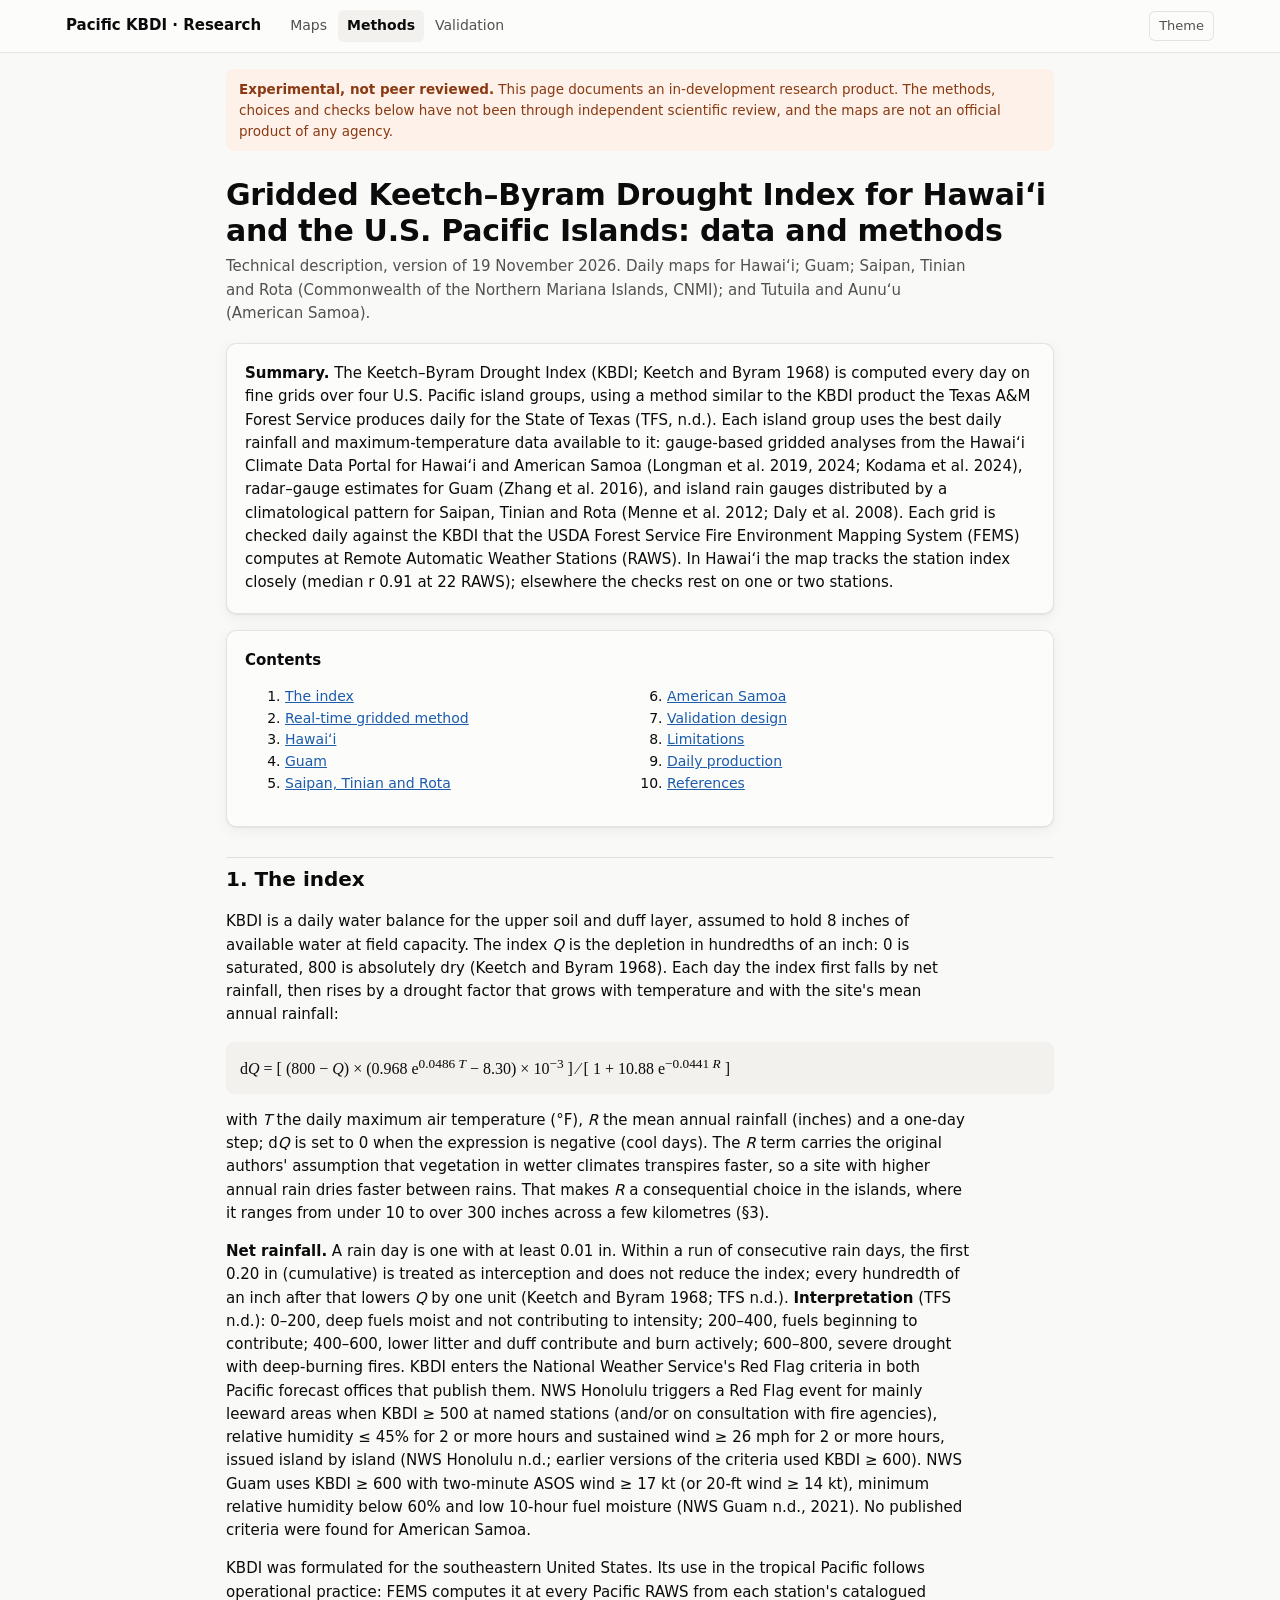
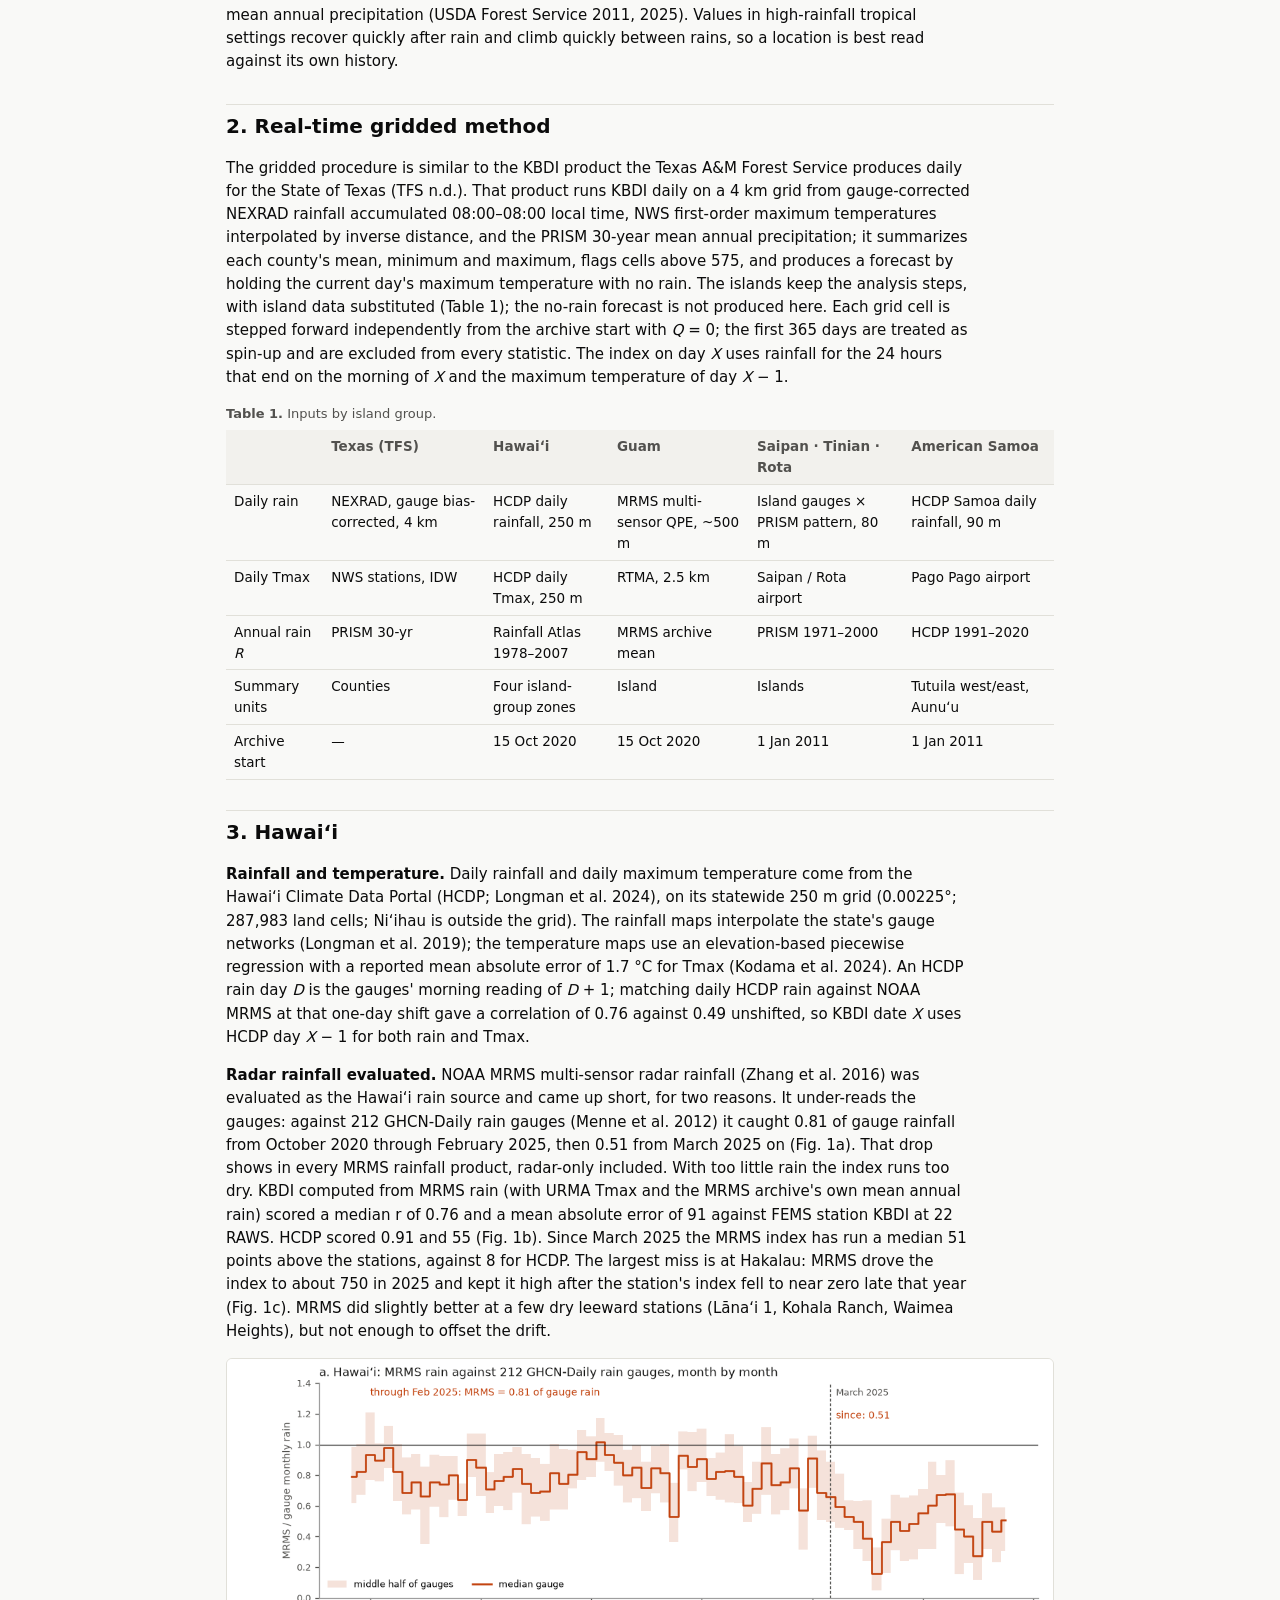
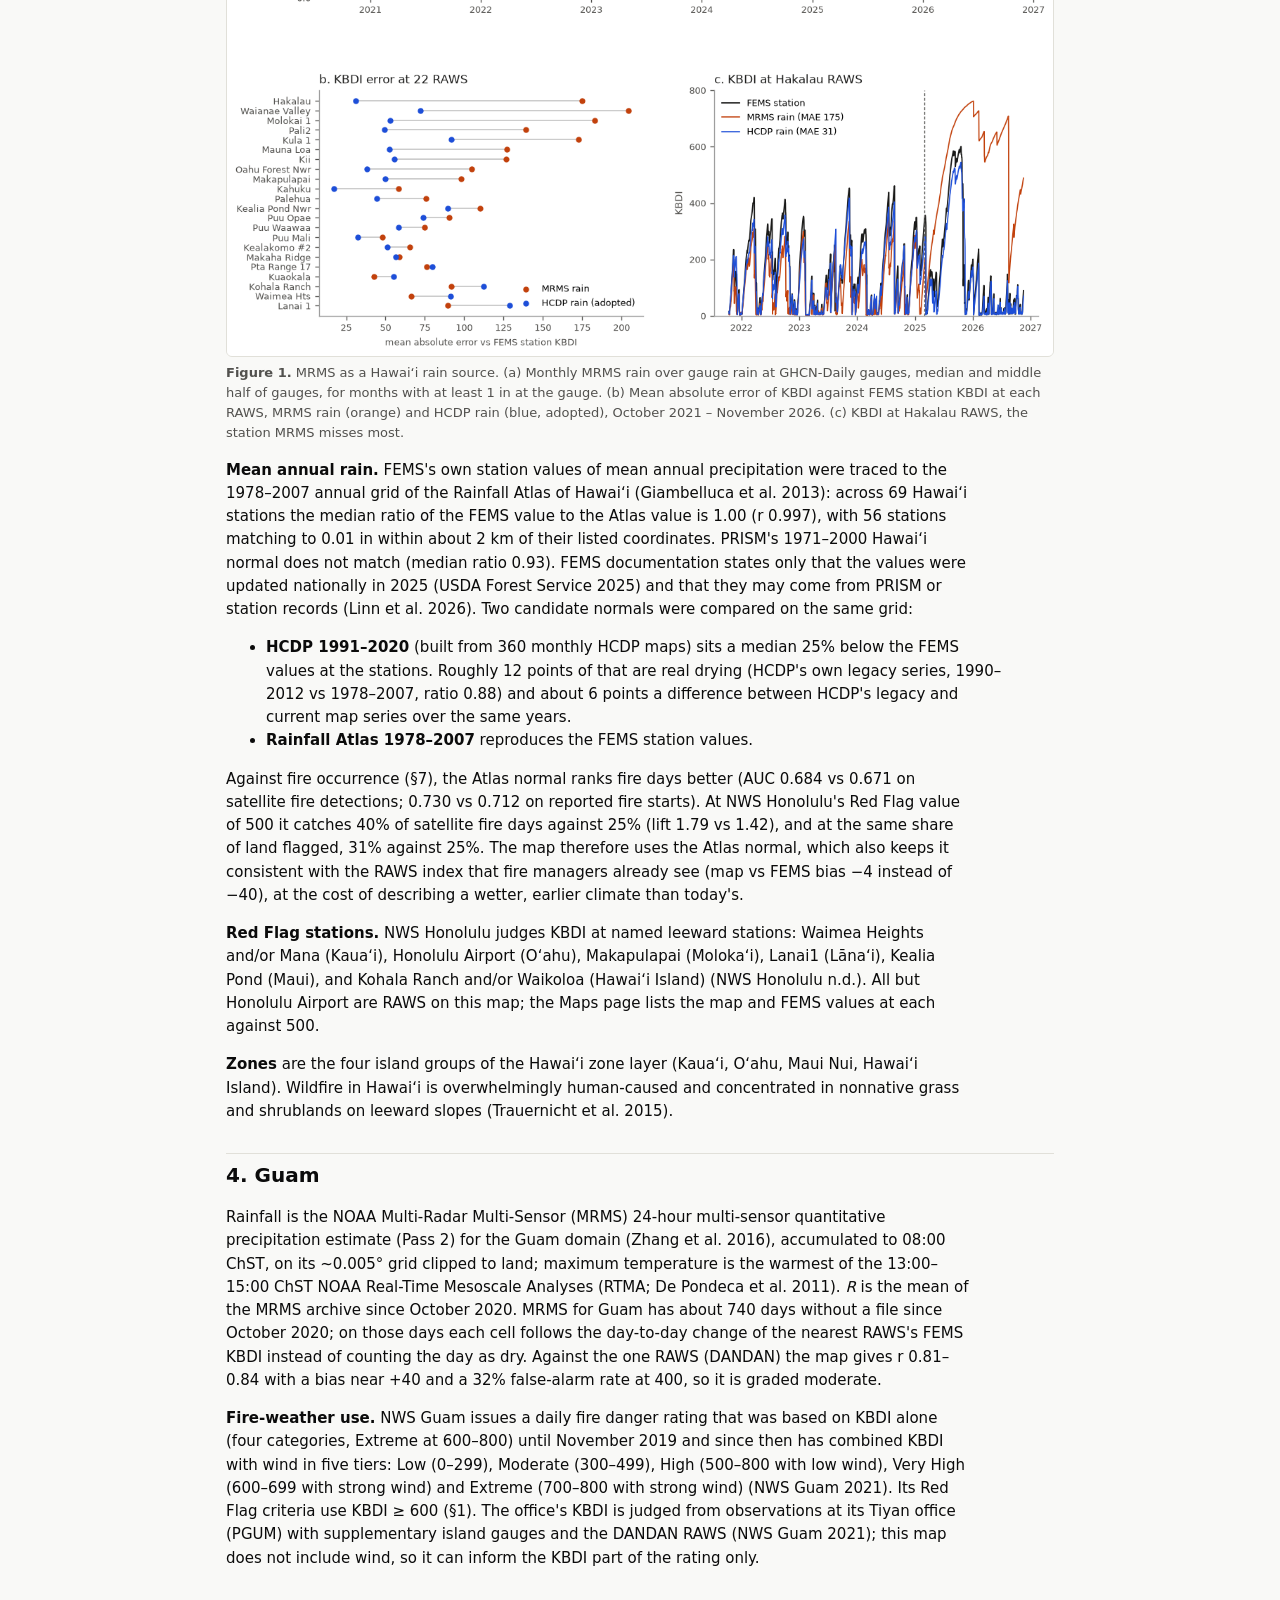
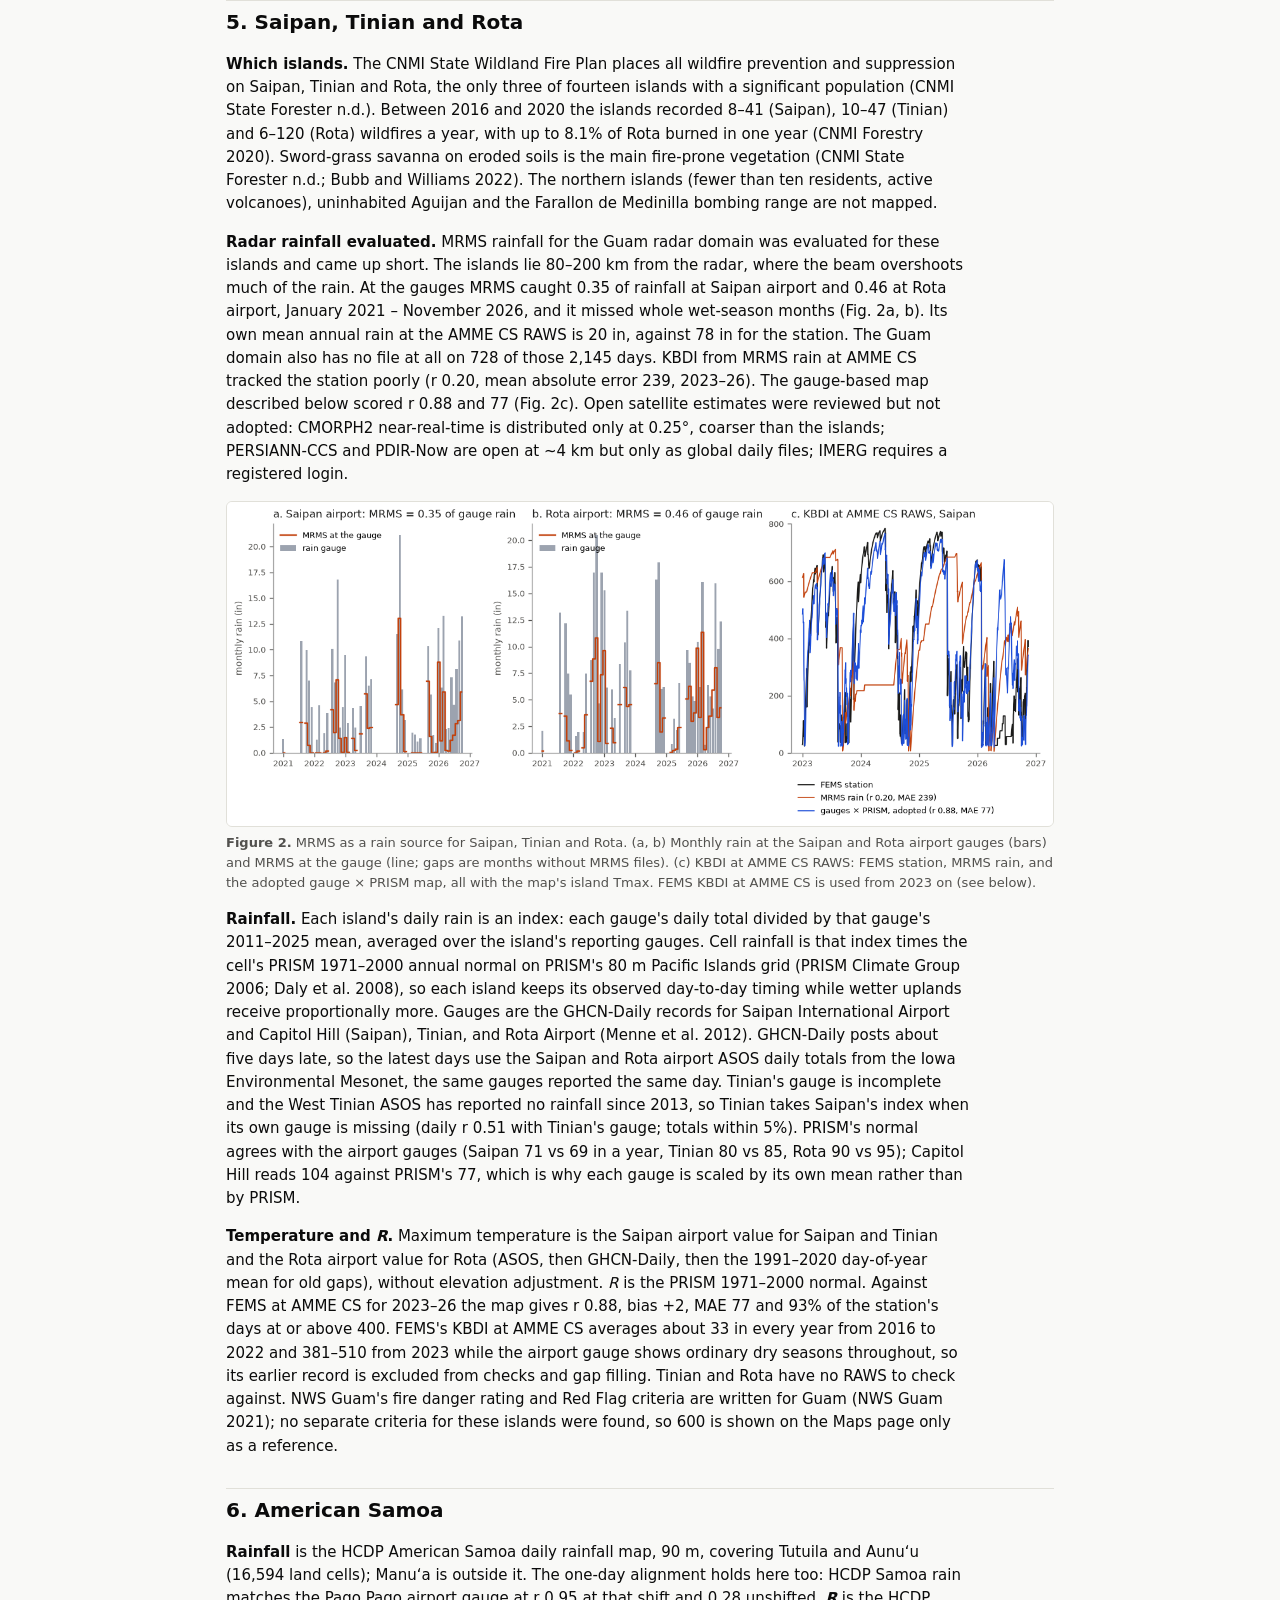
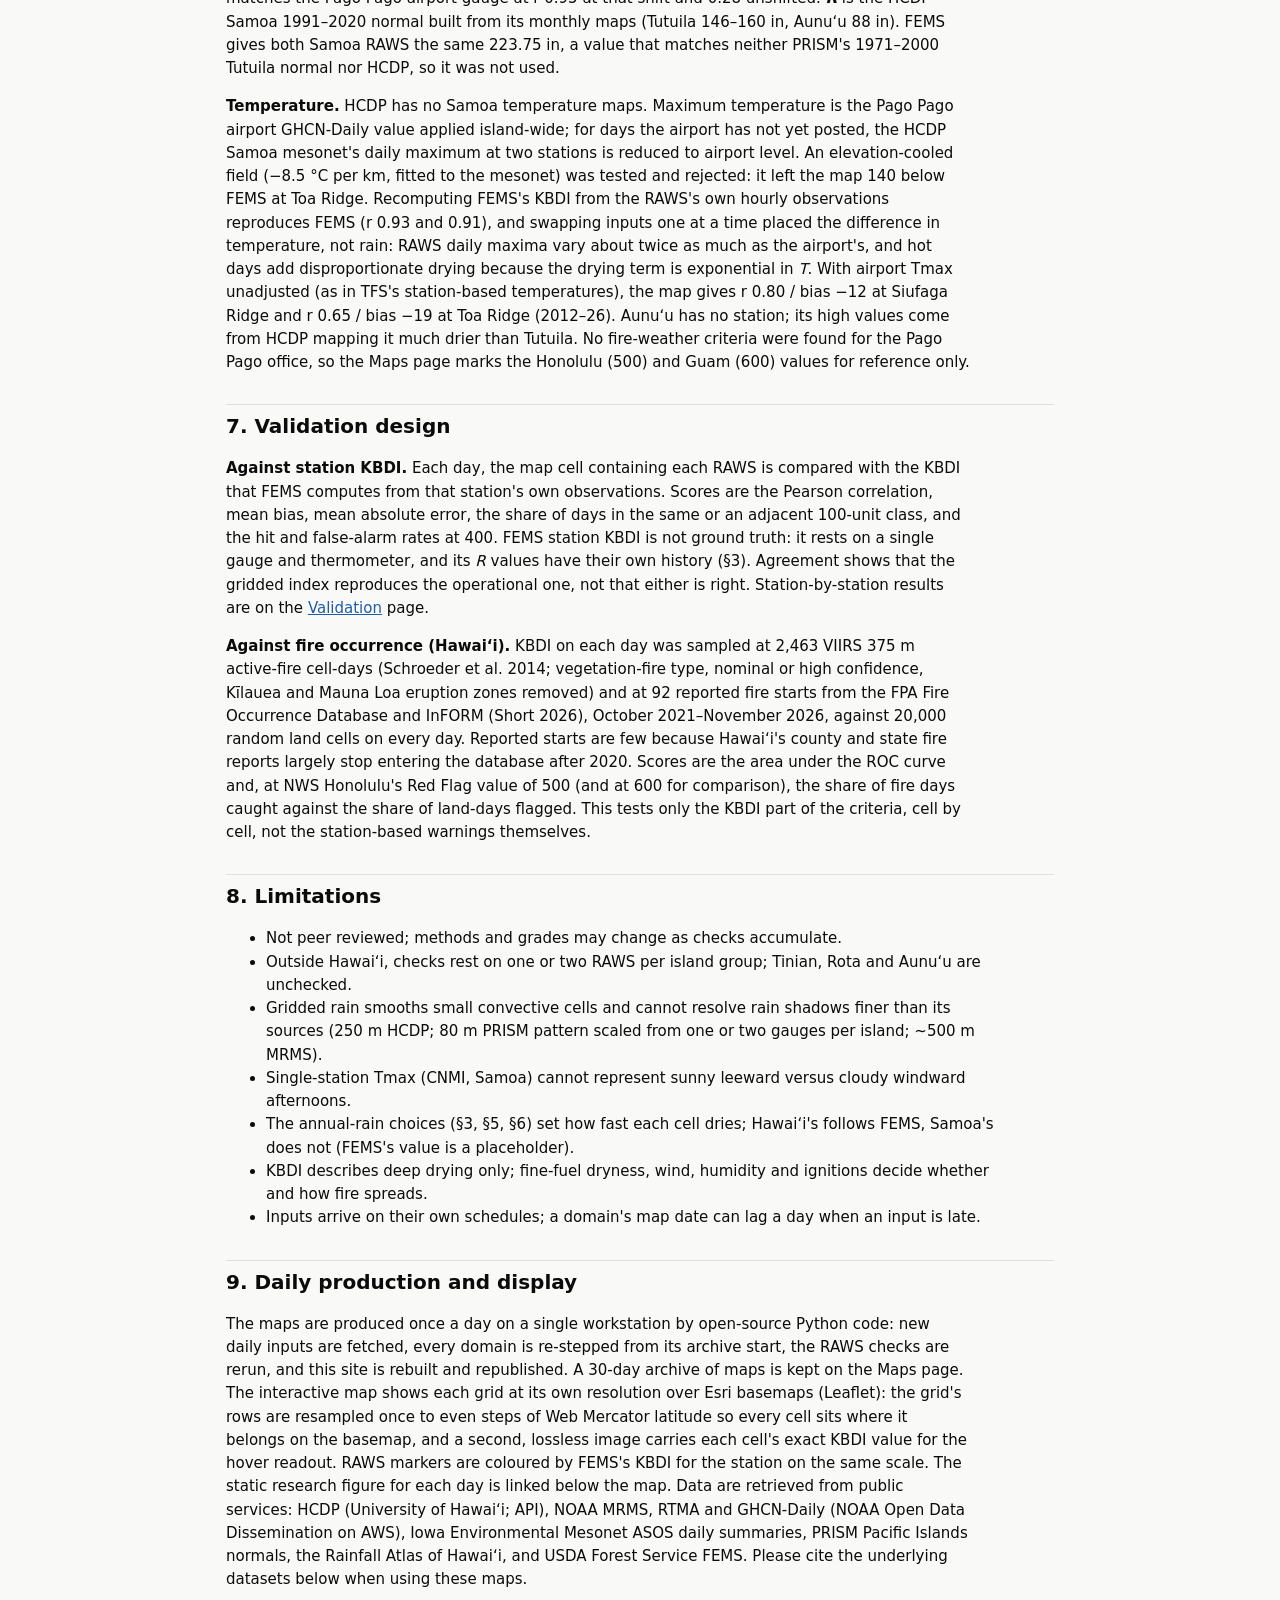
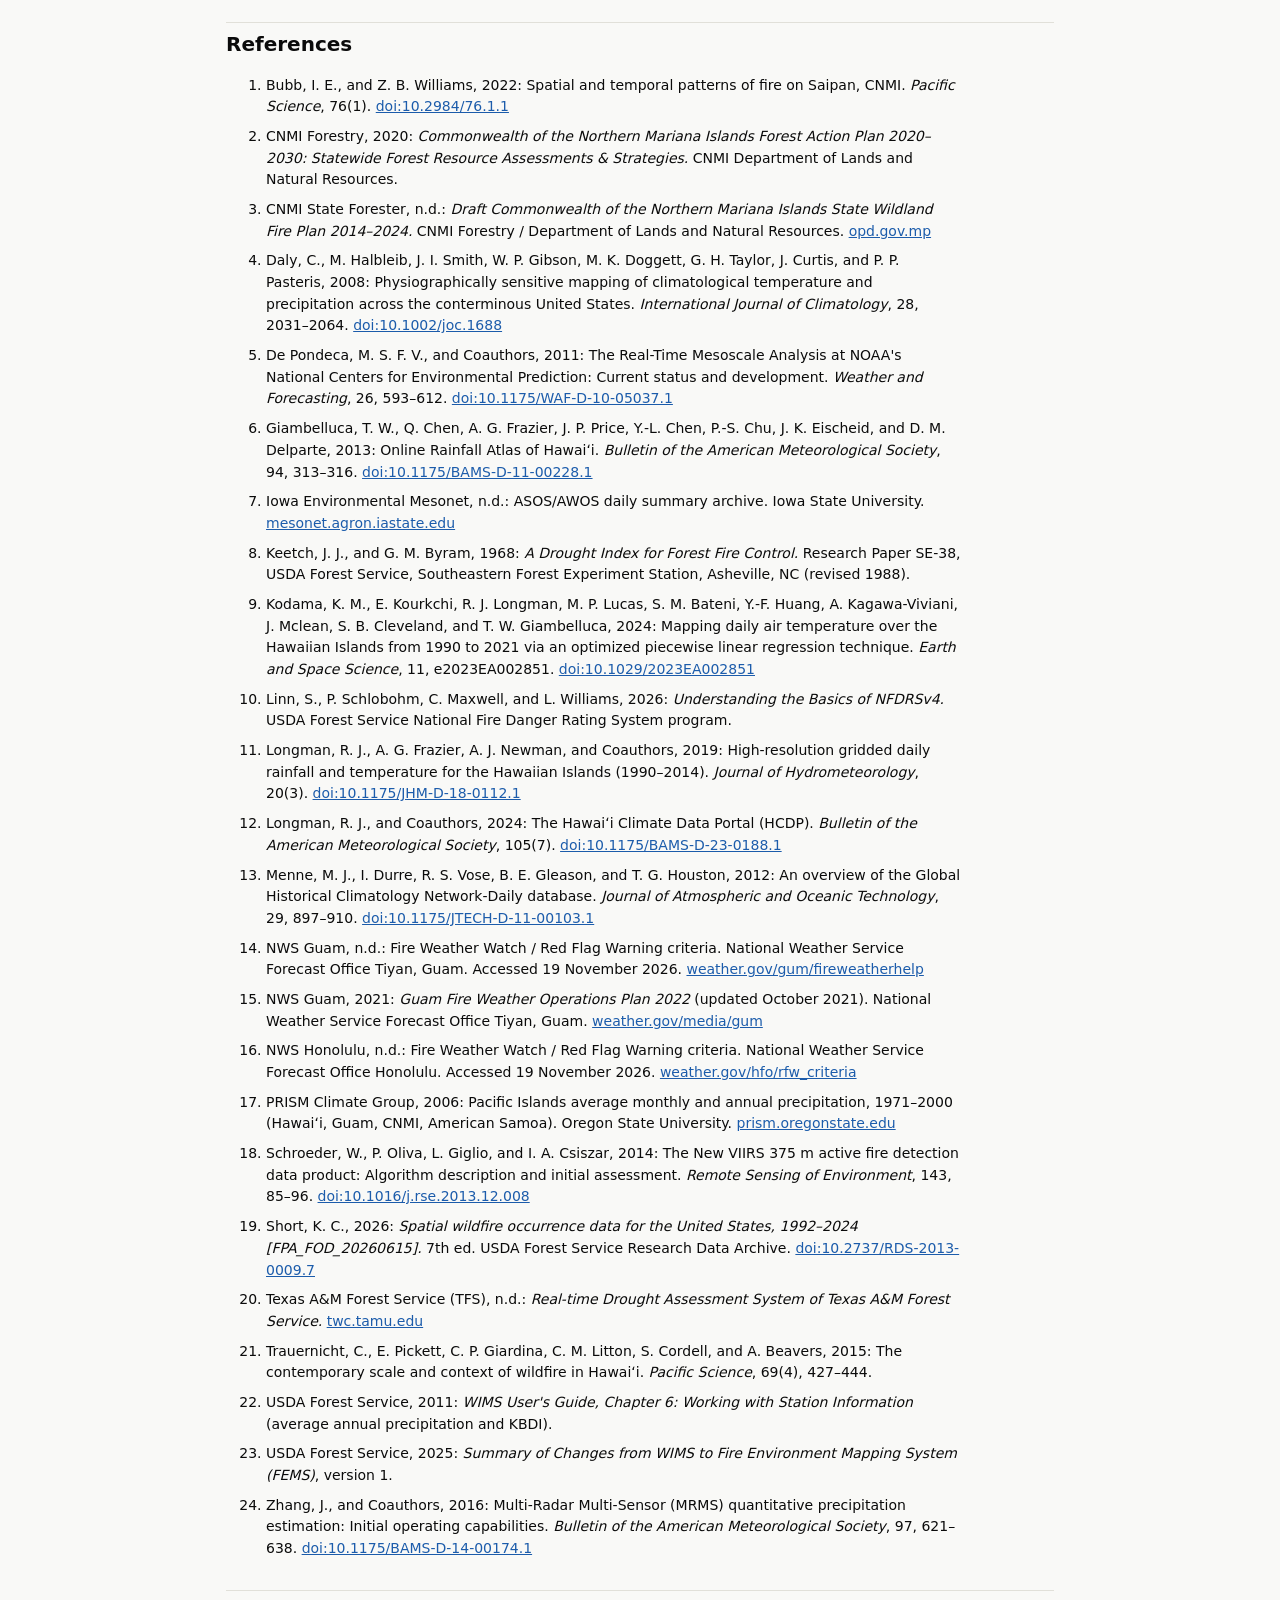
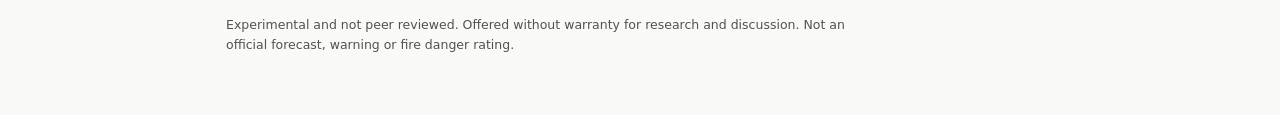
<file: methods.html>
<!doctype html>
<html lang="en"><head><meta charset="utf-8"><meta name="viewport" content="width=device-width, initial-scale=1">
<meta name="robots" content="noindex, nofollow, noarchive, nosnippet, noimageindex">
<meta name="googlebot" content="noindex, nofollow, noarchive, nosnippet, noimageindex">
<meta name="bingbot" content="noindex, nofollow, noarchive">
<title>Pacific KBDI Methods</title>
<link rel="stylesheet" href="site.css">
<script>try{var t=localStorage.getItem("kbdi-theme");if(t)document.documentElement.dataset.theme=t;}catch(e){}</script>
</head><body>
<header class="top"><div class="bar"><a class="brand" href="index.html">Pacific KBDI · Research</a>
<nav><a href="index.html">Maps</a><a href="methods.html" class="on">Methods</a><a href="validation.html">Validation</a></nav>
<button class="theme-btn" id="theme" type="button">Theme</button></div></header>
<div class="wrap paper">
<div class="banner"><b>Experimental, not peer reviewed.</b> This page documents an in-development research product. The methods,
choices and checks below have not been through independent scientific review, and the maps are not an official product of any agency.</div>

<h1>Gridded Keetch–Byram Drought Index for Hawaiʻi and the U.S. Pacific Islands: data and methods</h1>
<p class="sub">Technical description, version of 19 November 2026. Daily maps for Hawaiʻi; Guam; Saipan, Tinian and Rota (Commonwealth
of the Northern Mariana Islands, CNMI); and Tutuila and Aunuʻu (American Samoa).</p>

<div class="card"><b>Summary.</b> The Keetch–Byram Drought Index (KBDI; Keetch and Byram 1968) is computed every day on fine grids
over four U.S. Pacific island groups, using a method similar to the KBDI product the Texas A&amp;M Forest Service produces daily for the State of Texas (TFS, n.d.). Each island
group uses the best daily rainfall and maximum-temperature data available to it: gauge-based gridded analyses from the Hawaiʻi Climate
Data Portal for Hawaiʻi and American Samoa (Longman et al. 2019, 2024; Kodama et al. 2024), radar–gauge estimates for Guam (Zhang et al.
2016), and island rain gauges distributed by a climatological pattern for Saipan, Tinian and Rota (Menne et al. 2012; Daly et al. 2008).
Each grid is checked daily against the KBDI that the USDA Forest Service Fire Environment Mapping System (FEMS) computes at Remote Automatic
Weather Stations (RAWS). In Hawaiʻi the map tracks the station index closely (median r 0.91 at 22 RAWS); elsewhere the checks rest on one
or two stations.</div>

<div class="card"><b>Contents</b><ol class="toc">
<li><a href="#kbdi">The index</a></li><li><a href="#realtime">Real-time gridded method</a></li>
<li><a href="#hi">Hawaiʻi</a></li><li><a href="#gu">Guam</a></li><li><a href="#mp">Saipan, Tinian and Rota</a></li>
<li><a href="#as">American Samoa</a></li><li><a href="#check">Validation design</a></li>
<li><a href="#limits">Limitations</a></li><li><a href="#ops">Daily production</a></li><li><a href="#refs">References</a></li></ol></div>

<h2 id="kbdi">1. The index</h2>
<p>KBDI is a daily water balance for the upper soil and duff layer, assumed to hold 8 inches of available water at field capacity. The
index <i>Q</i> is the depletion in hundredths of an inch: 0 is saturated, 800 is absolutely dry (Keetch and Byram 1968). Each day the
index first falls by net rainfall, then rises by a drought factor that grows with temperature and with the site's mean annual rainfall:</p>
<div class="eq">d<i>Q</i> = [ (800 − <i>Q</i>) × (0.968 e<sup>0.0486 <i>T</i></sup> − 8.30) × 10<sup>−3</sup> ] ⁄ [ 1 + 10.88 e<sup>−0.0441 <i>R</i></sup> ]</div>
<p>with <i>T</i> the daily maximum air temperature (°F), <i>R</i> the mean annual rainfall (inches) and a one-day step; d<i>Q</i> is set to 0
when the expression is negative (cool days). The <i>R</i> term carries the original authors' assumption that vegetation in wetter climates
transpires faster, so a site with higher annual rain dries faster between rains. That makes <i>R</i> a consequential choice in the
islands, where it ranges from under 10 to over 300 inches across a few kilometres (§3).</p>
<p><b>Net rainfall.</b> A rain day is one with at least 0.01 in. Within a run of consecutive rain days, the first 0.20 in (cumulative) is
treated as interception and does not reduce the index; every hundredth of an inch after that lowers <i>Q</i> by one unit
(Keetch and Byram 1968; TFS n.d.). <b>Interpretation</b> (TFS n.d.): 0–200, deep fuels moist and not contributing to intensity; 200–400,
fuels beginning to contribute; 400–600, lower litter and duff contribute and burn actively; 600–800, severe drought with deep-burning fires.
KBDI enters the National Weather Service's Red Flag criteria in both Pacific forecast offices that publish them. NWS Honolulu
triggers a Red Flag event for mainly leeward areas when KBDI ≥ 500 at named stations (and/or on consultation with fire agencies), relative
humidity ≤ 45% for 2 or more hours and sustained wind ≥ 26 mph for 2 or more hours, issued island by island (NWS Honolulu n.d.; earlier
versions of the criteria used KBDI ≥ 600). NWS Guam uses KBDI ≥ 600 with two-minute ASOS wind ≥ 17 kt (or 20-ft wind ≥ 14 kt), minimum
relative humidity below 60% and low 10-hour fuel moisture (NWS Guam n.d., 2021). No published criteria were found for American Samoa.</p>
<p>KBDI was formulated for the southeastern United States. Its use in the tropical Pacific follows operational practice: FEMS computes it at
every Pacific RAWS from each station's catalogued mean annual precipitation (USDA Forest Service 2011, 2025). Values in high-rainfall
tropical settings recover quickly after rain and climb quickly between rains, so a location is best read against its own history.</p>

<h2 id="realtime">2. Real-time gridded method</h2>
<p>The gridded procedure is similar to the KBDI product the Texas A&amp;M Forest Service produces daily for the State of Texas (TFS n.d.). That product runs KBDI daily on a 4 km
grid from gauge-corrected NEXRAD rainfall accumulated 08:00–08:00 local time, NWS first-order maximum temperatures interpolated by inverse
distance, and the PRISM 30-year mean annual precipitation; it summarizes each county's mean, minimum and maximum, flags cells above 575,
and produces a forecast by holding the current day's maximum temperature with no rain. The islands keep the analysis steps, with
island data substituted (Table 1); the no-rain forecast is not produced here. Each grid cell is stepped forward independently from the archive start with <i>Q</i> = 0; the first
365 days are treated as spin-up and are excluded from every statistic. The index on day <i>X</i> uses rainfall for the 24 hours that end on
the morning of <i>X</i> and the maximum temperature of day <i>X</i> − 1.</p>
<div class="scroll"><table>
<caption class="note" style="caption-side:top;text-align:left;margin-bottom:6px"><b>Table 1.</b> Inputs by island group.</caption>
<tr><th></th><th>Texas (TFS)</th><th>Hawaiʻi</th><th>Guam</th><th>Saipan · Tinian · Rota</th><th>American Samoa</th></tr>
<tr><td>Daily rain</td><td>NEXRAD, gauge bias-corrected, 4 km</td><td>HCDP daily rainfall, 250 m</td><td>MRMS multi-sensor QPE, ~500 m</td><td>Island gauges × PRISM pattern, 80 m</td><td>HCDP Samoa daily rainfall, 90 m</td></tr>
<tr><td>Daily Tmax</td><td>NWS stations, IDW</td><td>HCDP daily Tmax, 250 m</td><td>RTMA, 2.5 km</td><td>Saipan / Rota airport</td><td>Pago Pago airport</td></tr>
<tr><td>Annual rain <i>R</i></td><td>PRISM 30-yr</td><td>Rainfall Atlas 1978–2007</td><td>MRMS archive mean</td><td>PRISM 1971–2000</td><td>HCDP 1991–2020</td></tr>
<tr><td>Summary units</td><td>Counties</td><td>Four island-group zones</td><td>Island</td><td>Islands</td><td>Tutuila west/east, Aunuʻu</td></tr>
<tr><td>Archive start</td><td>—</td><td>15 Oct 2020</td><td>15 Oct 2020</td><td>1 Jan 2011</td><td>1 Jan 2011</td></tr>
</table></div>

<h2 id="hi">3. Hawaiʻi</h2>
<p><b>Rainfall and temperature.</b> Daily rainfall and daily maximum temperature come from the Hawaiʻi Climate Data Portal (HCDP;
Longman et al. 2024), on its statewide 250 m grid (0.00225°; 287,983 land cells; Niʻihau is outside the grid). The rainfall maps
interpolate the state's gauge networks (Longman et al. 2019); the temperature maps use an elevation-based piecewise regression with a
reported mean absolute error of 1.7 °C for Tmax (Kodama et al. 2024). An HCDP rain day <i>D</i> is the gauges' morning reading of
<i>D</i> + 1; matching daily HCDP rain against NOAA MRMS at that one-day shift gave a correlation of 0.76 against 0.49 unshifted, so KBDI
date <i>X</i> uses HCDP day <i>X</i> − 1 for both rain and Tmax.</p>
<p><b>Radar rainfall evaluated.</b> NOAA MRMS multi-sensor radar rainfall (Zhang et al. 2016) was evaluated as the Hawaiʻi rain source
and came up short, for two reasons. It under-reads the gauges: against 212 GHCN-Daily rain gauges (Menne et al. 2012) it caught 0.81 of
gauge rainfall from October 2020 through February 2025, then 0.51 from March 2025 on (Fig. 1a). That drop shows in every MRMS rainfall
product, radar-only included. With too little rain the index runs too dry. KBDI computed from MRMS rain (with URMA Tmax and the MRMS
archive's own mean annual rain) scored a median r of 0.76 and a mean absolute error of 91 against FEMS station KBDI at 22 RAWS. HCDP
scored 0.91 and 55 (Fig. 1b). Since March 2025 the MRMS index has run a median 51 points above the stations, against 8 for HCDP. The
largest miss is at Hakalau: MRMS drove the index to about 750 in 2025 and kept it high after the station's index fell to near zero
late that year (Fig. 1c).
MRMS did slightly better at a few dry leeward stations (Lānaʻi 1, Kohala Ranch, Waimea Heights), but not enough to offset the drift.</p>
<figure><img class="mapimg" src="img/sources_mrms_HI.png" alt="Three panels: monthly MRMS-to-gauge rain ratio for Hawaiʻi dropping from about 0.8 to about 0.5 after March 2025; per-RAWS KBDI error, MRMS versus HCDP; and KBDI at Hakalau RAWS with the MRMS series far above the station from 2025.">
<figcaption><b>Figure 1.</b> MRMS as a Hawaiʻi rain source. (a) Monthly MRMS rain over gauge rain at GHCN-Daily gauges, median and middle
half of gauges, for months with at least 1 in at the gauge. (b) Mean absolute error of KBDI against FEMS station KBDI at each RAWS,
MRMS rain (orange) and HCDP rain (blue, adopted), October 2021 – November 2026. (c) KBDI at Hakalau RAWS, the station MRMS misses most.</figcaption></figure>
<p><b>Mean annual rain.</b> FEMS's own station values of mean annual precipitation were traced to the 1978–2007 annual grid of the Rainfall
Atlas of Hawaiʻi (Giambelluca et al. 2013): across 69 Hawaiʻi stations the median ratio of the FEMS value to the Atlas value is 1.00
(r 0.997), with 56 stations matching to 0.01 in within about 2 km of their listed coordinates. PRISM's 1971–2000 Hawaiʻi normal does not
match (median ratio 0.93). FEMS documentation states only that the values were updated nationally in 2025 (USDA Forest Service 2025) and
that they may come from PRISM or station records (Linn et al. 2026). Two candidate normals were compared on the same grid:</p>
<ul>
<li><b>HCDP 1991–2020</b> (built from 360 monthly HCDP maps) sits a median 25% below the FEMS values at the stations. Roughly 12 points of that
are real drying (HCDP's own legacy series, 1990–2012 vs 1978–2007, ratio 0.88) and about 6 points a difference between HCDP's legacy and
current map series over the same years.</li>
<li><b>Rainfall Atlas 1978–2007</b> reproduces the FEMS station values.</li>
</ul>
<p>Against fire occurrence (§7), the Atlas normal ranks fire days better (AUC 0.684 vs 0.671 on satellite fire detections; 0.730 vs 0.712
on reported fire starts). At NWS Honolulu's Red Flag value of 500 it catches 40% of satellite fire days against 25% (lift 1.79 vs 1.42), and
at the same share of land flagged, 31% against 25%. The map therefore uses the Atlas normal, which also keeps it consistent with the RAWS
index that fire managers already see (map vs FEMS bias −4 instead of −40), at the cost of describing a wetter, earlier climate than today's.</p>
<p><b>Red Flag stations.</b> NWS Honolulu judges KBDI at named leeward stations: Waimea Heights and/or Mana (Kauaʻi), Honolulu Airport
(Oʻahu), Makapulapai (Molokaʻi), Lanai1 (Lānaʻi), Kealia Pond (Maui), and Kohala Ranch and/or Waikoloa (Hawaiʻi Island) (NWS Honolulu n.d.).
All but Honolulu Airport are RAWS on this map; the Maps page lists the map and FEMS values at each against 500.</p>
<p><b>Zones</b> are the four island groups of the Hawaiʻi zone layer (Kauaʻi, Oʻahu, Maui Nui, Hawaiʻi Island). Wildfire in Hawaiʻi is
overwhelmingly human-caused and concentrated in nonnative grass and shrublands on leeward slopes (Trauernicht et al. 2015).</p>

<h2 id="gu">4. Guam</h2>
<p>Rainfall is the NOAA Multi-Radar Multi-Sensor (MRMS) 24-hour multi-sensor quantitative precipitation estimate (Pass 2) for the Guam domain
(Zhang et al. 2016), accumulated to 08:00 ChST, on its ~0.005° grid clipped to land; maximum temperature is the warmest of the 13:00–15:00
ChST NOAA Real-Time Mesoscale Analyses (RTMA; De Pondeca et al. 2011). <i>R</i> is the mean of the MRMS archive since October 2020. MRMS for
Guam has about 740 days without a file since October 2020; on those days each cell follows the day-to-day change of the nearest RAWS's FEMS
KBDI instead of counting the day as dry. Against the one RAWS (DANDAN) the map gives r 0.81–0.84 with a bias near +40 and a 32% false-alarm
rate at 400, so it is graded moderate.</p>
<p><b>Fire-weather use.</b> NWS Guam issues a daily fire danger rating that was based on KBDI alone (four categories, Extreme at 600–800)
until November 2019 and since then has combined KBDI with wind in five tiers: Low (0–299), Moderate (300–499), High (500–800 with low wind), Very High
(600–699 with strong wind) and Extreme (700–800 with strong wind) (NWS Guam 2021). Its Red Flag criteria use KBDI ≥ 600 (§1). The office's
KBDI is judged from observations at its Tiyan office (PGUM) with supplementary island gauges and the DANDAN RAWS (NWS Guam 2021); this map
does not include wind, so it can inform the KBDI part of the rating only.</p>

<h2 id="mp">5. Saipan, Tinian and Rota</h2>
<p><b>Which islands.</b> The CNMI State Wildland Fire Plan places all wildfire prevention and suppression on Saipan, Tinian and Rota, the
only three of fourteen islands with a significant population (CNMI State Forester n.d.). Between 2016 and 2020 the islands recorded
8–41 (Saipan), 10–47 (Tinian) and 6–120 (Rota) wildfires a year, with up to 8.1% of Rota burned in one year (CNMI Forestry 2020).
Sword-grass savanna on eroded soils is the main fire-prone vegetation (CNMI State Forester n.d.; Bubb and Williams 2022). The northern
islands (fewer than ten residents, active volcanoes), uninhabited Aguijan and the Farallon de Medinilla bombing range are not mapped.</p>
<p><b>Radar rainfall evaluated.</b> MRMS rainfall for the Guam radar domain was evaluated for these islands and came up short. The
islands lie 80–200 km from the radar, where the beam overshoots much of the rain. At the gauges MRMS caught 0.35 of rainfall at Saipan
airport and 0.46 at Rota airport, January 2021 – November 2026, and it missed whole wet-season months (Fig. 2a, b). Its own mean annual
rain at the AMME CS RAWS is 20 in, against 78 in for the station. The Guam domain also has no file at all on 728 of those 2,145 days. KBDI
from MRMS rain at AMME CS tracked the station poorly (r 0.20, mean absolute error 239, 2023–26). The gauge-based map described below scored
r 0.88 and 77 (Fig. 2c). Open satellite estimates were reviewed but not adopted:
CMORPH2 near-real-time is distributed only at 0.25°, coarser than the islands; PERSIANN-CCS and PDIR-Now are open at ~4 km but only as
global daily files; IMERG requires a registered login.</p>
<figure><img class="mapimg" src="img/sources_mrms_MP.png" alt="Three panels: monthly rain at Saipan and Rota airports, MRMS far below the gauge bars; KBDI at AMME CS RAWS with the MRMS series departing from the station while the gauge-based map follows it.">
<figcaption><b>Figure 2.</b> MRMS as a rain source for Saipan, Tinian and Rota. (a, b) Monthly rain at the Saipan and Rota airport gauges
(bars) and MRMS at the gauge (line; gaps are months without MRMS files). (c) KBDI at AMME CS RAWS: FEMS station, MRMS rain, and the
adopted gauge × PRISM map, all with the map's island Tmax. FEMS KBDI at AMME CS is used from 2023 on (see below).</figcaption></figure>
<p><b>Rainfall.</b> Each island's daily rain is an index: each gauge's daily total divided by that gauge's 2011–2025 mean, averaged over
the island's reporting gauges. Cell rainfall is that index times the cell's PRISM 1971–2000 annual normal on PRISM's 80 m Pacific Islands
grid (PRISM Climate Group 2006; Daly et al. 2008), so each island keeps its observed day-to-day timing while wetter uplands receive
proportionally more. Gauges are the GHCN-Daily records for Saipan International Airport and Capitol Hill (Saipan), Tinian, and Rota Airport
(Menne et al. 2012). GHCN-Daily posts about five days late, so the latest days use the Saipan and Rota airport ASOS daily totals from the
Iowa Environmental Mesonet, the same gauges reported the same day. Tinian's gauge is incomplete and the West Tinian ASOS has reported no
rainfall since 2013, so Tinian takes Saipan's index when its own gauge is missing (daily r 0.51 with Tinian's gauge; totals within 5%).
PRISM's normal agrees with the airport gauges (Saipan 71 vs 69 in a year, Tinian 80 vs 85, Rota 90 vs 95); Capitol Hill reads 104
against PRISM's 77, which is why each gauge is scaled by its own mean rather than by PRISM.</p>
<p><b>Temperature and <i>R</i>.</b> Maximum temperature is the Saipan airport value for Saipan and Tinian and the Rota airport value for Rota
(ASOS, then GHCN-Daily, then the 1991–2020 day-of-year mean for old gaps), without elevation adjustment. <i>R</i> is the PRISM 1971–2000
normal. Against FEMS at AMME CS for 2023–26 the map gives r 0.88, bias +2, MAE 77 and 93% of the station's days at or above 400. FEMS's KBDI at
AMME CS averages about 33 in every year from 2016 to 2022 and 381–510 from 2023 while the airport gauge shows ordinary dry seasons
throughout, so its earlier record is excluded from checks and gap filling. Tinian and Rota have no RAWS to check against.
NWS Guam's fire danger rating and Red Flag criteria are written for Guam (NWS Guam 2021); no separate criteria for these islands were found,
so 600 is shown on the Maps page only as a reference.</p>

<h2 id="as">6. American Samoa</h2>
<p><b>Rainfall</b> is the HCDP American Samoa daily rainfall map, 90 m, covering Tutuila and Aunuʻu (16,594 land cells); Manuʻa is outside it.
The one-day alignment holds here too: HCDP Samoa rain matches the Pago Pago airport gauge at r 0.95 at that shift and 0.28 unshifted.
<b><i>R</i></b> is the HCDP Samoa 1991–2020 normal built from its monthly maps (Tutuila 146–160 in, Aunuʻu 88 in). FEMS gives both Samoa RAWS
the same 223.75 in, a value that matches neither PRISM's 1971–2000 Tutuila normal nor HCDP, so it was not used.</p>
<p><b>Temperature.</b> HCDP has no Samoa temperature maps. Maximum temperature is the Pago Pago airport GHCN-Daily value applied island-wide;
for days the airport has not yet posted, the HCDP Samoa mesonet's daily maximum at two stations is reduced to airport level. An
elevation-cooled field (−8.5 °C per km, fitted to the mesonet) was tested and rejected: it left the map 140 below FEMS at Toa Ridge. Recomputing
FEMS's KBDI from the RAWS's own hourly observations reproduces FEMS (r 0.93 and 0.91), and swapping inputs one at a time placed the
difference in temperature, not rain: RAWS daily maxima vary about twice as much as the airport's, and hot days add disproportionate drying
because the drying term is exponential in <i>T</i>. With airport Tmax unadjusted (as in TFS's station-based temperatures), the map gives
r 0.80 / bias −12 at Siufaga Ridge and r 0.65 / bias −19 at Toa Ridge (2012–26). Aunuʻu has no station; its high values come from HCDP mapping
it much drier than Tutuila. No fire-weather criteria were found for the Pago Pago office, so the Maps page marks the Honolulu (500) and
Guam (600) values for reference only.</p>

<h2 id="check">7. Validation design</h2>
<p><b>Against station KBDI.</b> Each day, the map cell containing each RAWS is compared with the KBDI that FEMS computes from that station's
own observations. Scores are the Pearson correlation, mean bias, mean absolute error, the share of days in the same or an adjacent
100-unit class, and the hit and false-alarm rates at 400. FEMS station KBDI is not ground truth: it rests on a single gauge and thermometer,
and its <i>R</i> values have their own history (§3). Agreement shows that the gridded index reproduces the operational one, not that either
is right. Station-by-station results are on the <a href="validation.html">Validation</a> page.</p>
<p><b>Against fire occurrence (Hawaiʻi).</b> KBDI on each day was sampled at 2,463 VIIRS 375 m active-fire cell-days (Schroeder et al. 2014;
vegetation-fire type, nominal or high confidence, Kīlauea and Mauna Loa eruption zones removed) and at 92 reported fire starts from the FPA
Fire Occurrence Database and InFORM (Short 2026), October 2021–November 2026, against 20,000 random land cells on every day. Reported starts
are few because Hawaiʻi's county and state fire reports largely stop entering the database after 2020. Scores are the area under the ROC
curve and, at NWS Honolulu's Red Flag value of 500 (and at 600 for comparison), the share of fire days caught against the share of land-days
flagged. This tests only the KBDI part of the criteria, cell by cell, not the station-based warnings themselves.</p>

<h2 id="limits">8. Limitations</h2>
<ul>
<li>Not peer reviewed; methods and grades may change as checks accumulate.</li>
<li>Outside Hawaiʻi, checks rest on one or two RAWS per island group; Tinian, Rota and Aunuʻu are unchecked.</li>
<li>Gridded rain smooths small convective cells and cannot resolve rain shadows finer than its sources (250 m HCDP; 80 m PRISM pattern
  scaled from one or two gauges per island; ~500 m MRMS).</li>
<li>Single-station Tmax (CNMI, Samoa) cannot represent sunny leeward versus cloudy windward afternoons.</li>
<li>The annual-rain choices (§3, §5, §6) set how fast each cell dries; Hawaiʻi's follows FEMS, Samoa's does not (FEMS's value is a placeholder).</li>
<li>KBDI describes deep drying only; fine-fuel dryness, wind, humidity and ignitions decide whether and how fire spreads.</li>
<li>Inputs arrive on their own schedules; a domain's map date can lag a day when an input is late.</li>
</ul>

<h2 id="ops">9. Daily production and display</h2>
<p>The maps are produced once a day on a single workstation by open-source Python code: new daily inputs are fetched, every domain is
re-stepped from its archive start, the RAWS checks are rerun, and this site is rebuilt and republished. A 30-day archive of maps is kept on
the Maps page. The interactive map shows each grid at its own resolution over Esri basemaps (Leaflet): the grid's rows are resampled once
to even steps of Web Mercator latitude so every cell sits where it belongs on the basemap, and a second, lossless image carries each
cell's exact KBDI value for the hover readout. RAWS markers are coloured by FEMS's KBDI for the station on the same scale. The static
research figure for each day is linked below the map. Data are retrieved from public services: HCDP (University of Hawaiʻi; API), NOAA MRMS, RTMA and GHCN-Daily (NOAA Open Data
Dissemination on AWS), Iowa Environmental Mesonet ASOS daily summaries, PRISM Pacific Islands normals, the Rainfall Atlas of Hawaiʻi, and USDA
Forest Service FEMS. Please cite the underlying datasets below when using these maps.</p>

<h2 id="refs">References</h2>
<ol class="refs">
<li>Bubb, I. E., and Z. B. Williams, 2022: Spatial and temporal patterns of fire on Saipan, CNMI. <i>Pacific Science</i>, 76(1). <a href="https://doi.org/10.2984/76.1.1">doi:10.2984/76.1.1</a></li>
<li>CNMI Forestry, 2020: <i>Commonwealth of the Northern Mariana Islands Forest Action Plan 2020–2030: Statewide Forest Resource Assessments &amp; Strategies.</i> CNMI Department of Lands and Natural Resources.</li>
<li>CNMI State Forester, n.d.: <i>Draft Commonwealth of the Northern Mariana Islands State Wildland Fire Plan 2014–2024.</i> CNMI Forestry / Department of Lands and Natural Resources. <a href="https://opd.gov.mp/library/reports/draft-state-wildland-fire-plan.pdf">opd.gov.mp</a></li>
<li>Daly, C., M. Halbleib, J. I. Smith, W. P. Gibson, M. K. Doggett, G. H. Taylor, J. Curtis, and P. P. Pasteris, 2008: Physiographically sensitive mapping of climatological temperature and precipitation across the conterminous United States. <i>International Journal of Climatology</i>, 28, 2031–2064. <a href="https://doi.org/10.1002/joc.1688">doi:10.1002/joc.1688</a></li>
<li>De Pondeca, M. S. F. V., and Coauthors, 2011: The Real-Time Mesoscale Analysis at NOAA's National Centers for Environmental Prediction: Current status and development. <i>Weather and Forecasting</i>, 26, 593–612. <a href="https://doi.org/10.1175/WAF-D-10-05037.1">doi:10.1175/WAF-D-10-05037.1</a></li>
<li>Giambelluca, T. W., Q. Chen, A. G. Frazier, J. P. Price, Y.-L. Chen, P.-S. Chu, J. K. Eischeid, and D. M. Delparte, 2013: Online Rainfall Atlas of Hawaiʻi. <i>Bulletin of the American Meteorological Society</i>, 94, 313–316. <a href="https://doi.org/10.1175/BAMS-D-11-00228.1">doi:10.1175/BAMS-D-11-00228.1</a></li>
<li>Iowa Environmental Mesonet, n.d.: ASOS/AWOS daily summary archive. Iowa State University. <a href="https://mesonet.agron.iastate.edu/">mesonet.agron.iastate.edu</a></li>
<li>Keetch, J. J., and G. M. Byram, 1968: <i>A Drought Index for Forest Fire Control.</i> Research Paper SE-38, USDA Forest Service, Southeastern Forest Experiment Station, Asheville, NC (revised 1988).</li>
<li>Kodama, K. M., E. Kourkchi, R. J. Longman, M. P. Lucas, S. M. Bateni, Y.-F. Huang, A. Kagawa-Viviani, J. Mclean, S. B. Cleveland, and T. W. Giambelluca, 2024: Mapping daily air temperature over the Hawaiian Islands from 1990 to 2021 via an optimized piecewise linear regression technique. <i>Earth and Space Science</i>, 11, e2023EA002851. <a href="https://doi.org/10.1029/2023EA002851">doi:10.1029/2023EA002851</a></li>
<li>Linn, S., P. Schlobohm, C. Maxwell, and L. Williams, 2026: <i>Understanding the Basics of NFDRSv4.</i> USDA Forest Service National Fire Danger Rating System program.</li>
<li>Longman, R. J., A. G. Frazier, A. J. Newman, and Coauthors, 2019: High-resolution gridded daily rainfall and temperature for the Hawaiian Islands (1990–2014). <i>Journal of Hydrometeorology</i>, 20(3). <a href="https://doi.org/10.1175/JHM-D-18-0112.1">doi:10.1175/JHM-D-18-0112.1</a></li>
<li>Longman, R. J., and Coauthors, 2024: The Hawaiʻi Climate Data Portal (HCDP). <i>Bulletin of the American Meteorological Society</i>, 105(7). <a href="https://doi.org/10.1175/BAMS-D-23-0188.1">doi:10.1175/BAMS-D-23-0188.1</a></li>
<li>Menne, M. J., I. Durre, R. S. Vose, B. E. Gleason, and T. G. Houston, 2012: An overview of the Global Historical Climatology Network-Daily database. <i>Journal of Atmospheric and Oceanic Technology</i>, 29, 897–910. <a href="https://doi.org/10.1175/JTECH-D-11-00103.1">doi:10.1175/JTECH-D-11-00103.1</a></li>
<li>NWS Guam, n.d.: Fire Weather Watch / Red Flag Warning criteria. National Weather Service Forecast Office Tiyan, Guam. Accessed 19 November 2026. <a href="https://www.weather.gov/gum/fireweatherhelp">weather.gov/gum/fireweatherhelp</a></li>
<li>NWS Guam, 2021: <i>Guam Fire Weather Operations Plan 2022</i> (updated October 2021). National Weather Service Forecast Office Tiyan, Guam. <a href="https://www.weather.gov/media/gum/Guam%20Fire%20Weather%20Operation%20Plan%202022%20-%20Web.pdf">weather.gov/media/gum</a></li>
<li>NWS Honolulu, n.d.: Fire Weather Watch / Red Flag Warning criteria. National Weather Service Forecast Office Honolulu. Accessed 19 November 2026. <a href="https://www.weather.gov/hfo/rfw_criteria">weather.gov/hfo/rfw_criteria</a></li>
<li>PRISM Climate Group, 2006: Pacific Islands average monthly and annual precipitation, 1971–2000 (Hawaiʻi, Guam, CNMI, American Samoa). Oregon State University. <a href="https://prism.oregonstate.edu/normals_other/pacisl.php">prism.oregonstate.edu</a></li>
<li>Schroeder, W., P. Oliva, L. Giglio, and I. A. Csiszar, 2014: The New VIIRS 375 m active fire detection data product: Algorithm description and initial assessment. <i>Remote Sensing of Environment</i>, 143, 85–96. <a href="https://doi.org/10.1016/j.rse.2013.12.008">doi:10.1016/j.rse.2013.12.008</a></li>
<li>Short, K. C., 2026: <i>Spatial wildfire occurrence data for the United States, 1992–2024 [FPA_FOD_20260615].</i> 7th ed. USDA Forest Service Research Data Archive. <a href="https://doi.org/10.2737/RDS-2013-0009.7">doi:10.2737/RDS-2013-0009.7</a></li>
<li>Texas A&amp;M Forest Service (TFS), n.d.: <i>Real-time Drought Assessment System of Texas A&amp;M Forest Service.</i> <a href="https://twc.tamu.edu/docs/TFS_KBDI_Update.pdf">twc.tamu.edu</a></li>
<li>Trauernicht, C., E. Pickett, C. P. Giardina, C. M. Litton, S. Cordell, and A. Beavers, 2015: The contemporary scale and context of wildfire in Hawaiʻi. <i>Pacific Science</i>, 69(4), 427–444.</li>
<li>USDA Forest Service, 2011: <i>WIMS User's Guide, Chapter 6: Working with Station Information</i> (average annual precipitation and KBDI).</li>
<li>USDA Forest Service, 2025: <i>Summary of Changes from WIMS to Fire Environment Mapping System (FEMS)</i>, version 1.</li>
<li>Zhang, J., and Coauthors, 2016: Multi-Radar Multi-Sensor (MRMS) quantitative precipitation estimation: Initial operating capabilities. <i>Bulletin of the American Meteorological Society</i>, 97, 621–638. <a href="https://doi.org/10.1175/BAMS-D-14-00174.1">doi:10.1175/BAMS-D-14-00174.1</a></li>
</ol>
<footer><p>Experimental and not peer reviewed. Offered without warranty for research and discussion. Not an official forecast, warning
or fire danger rating.</p></footer>
</div>
<script src="app.js"></script>
<script>KBDIapp.theme();</script>
</body></html>
</file>
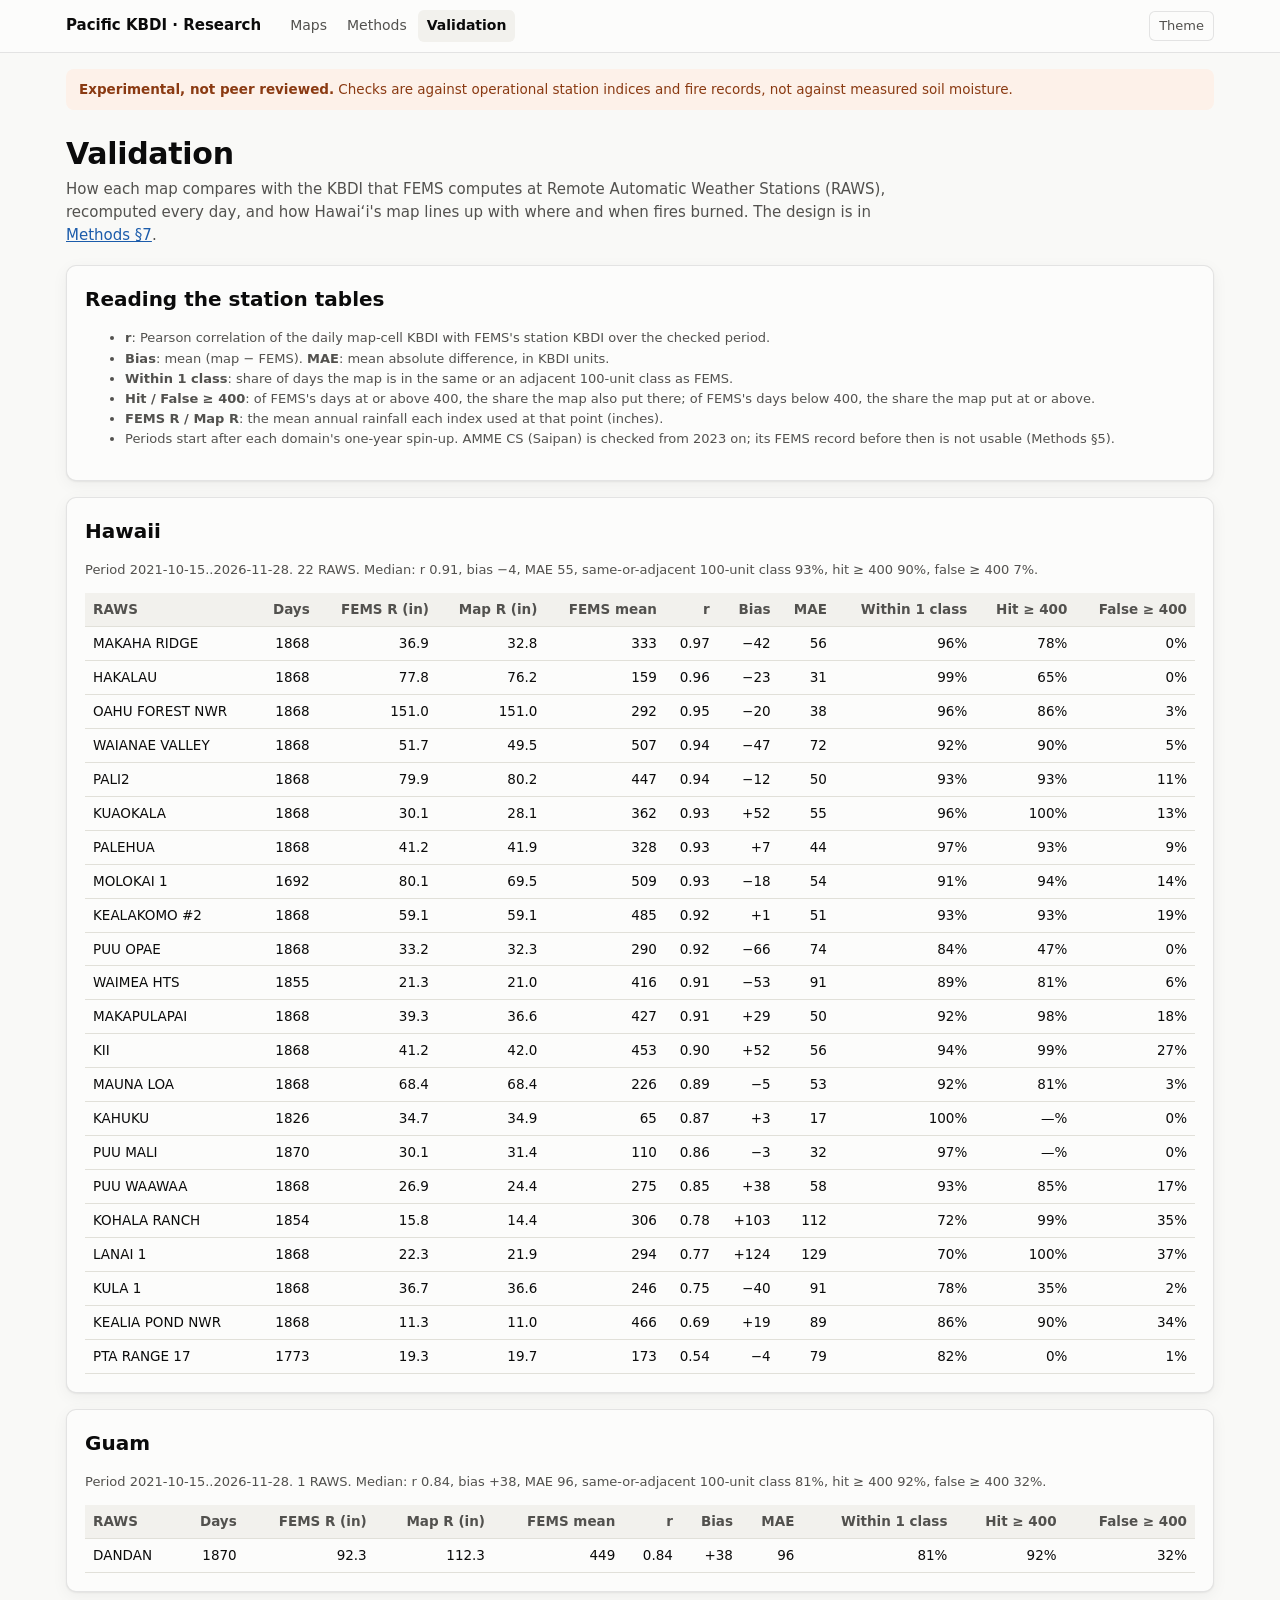
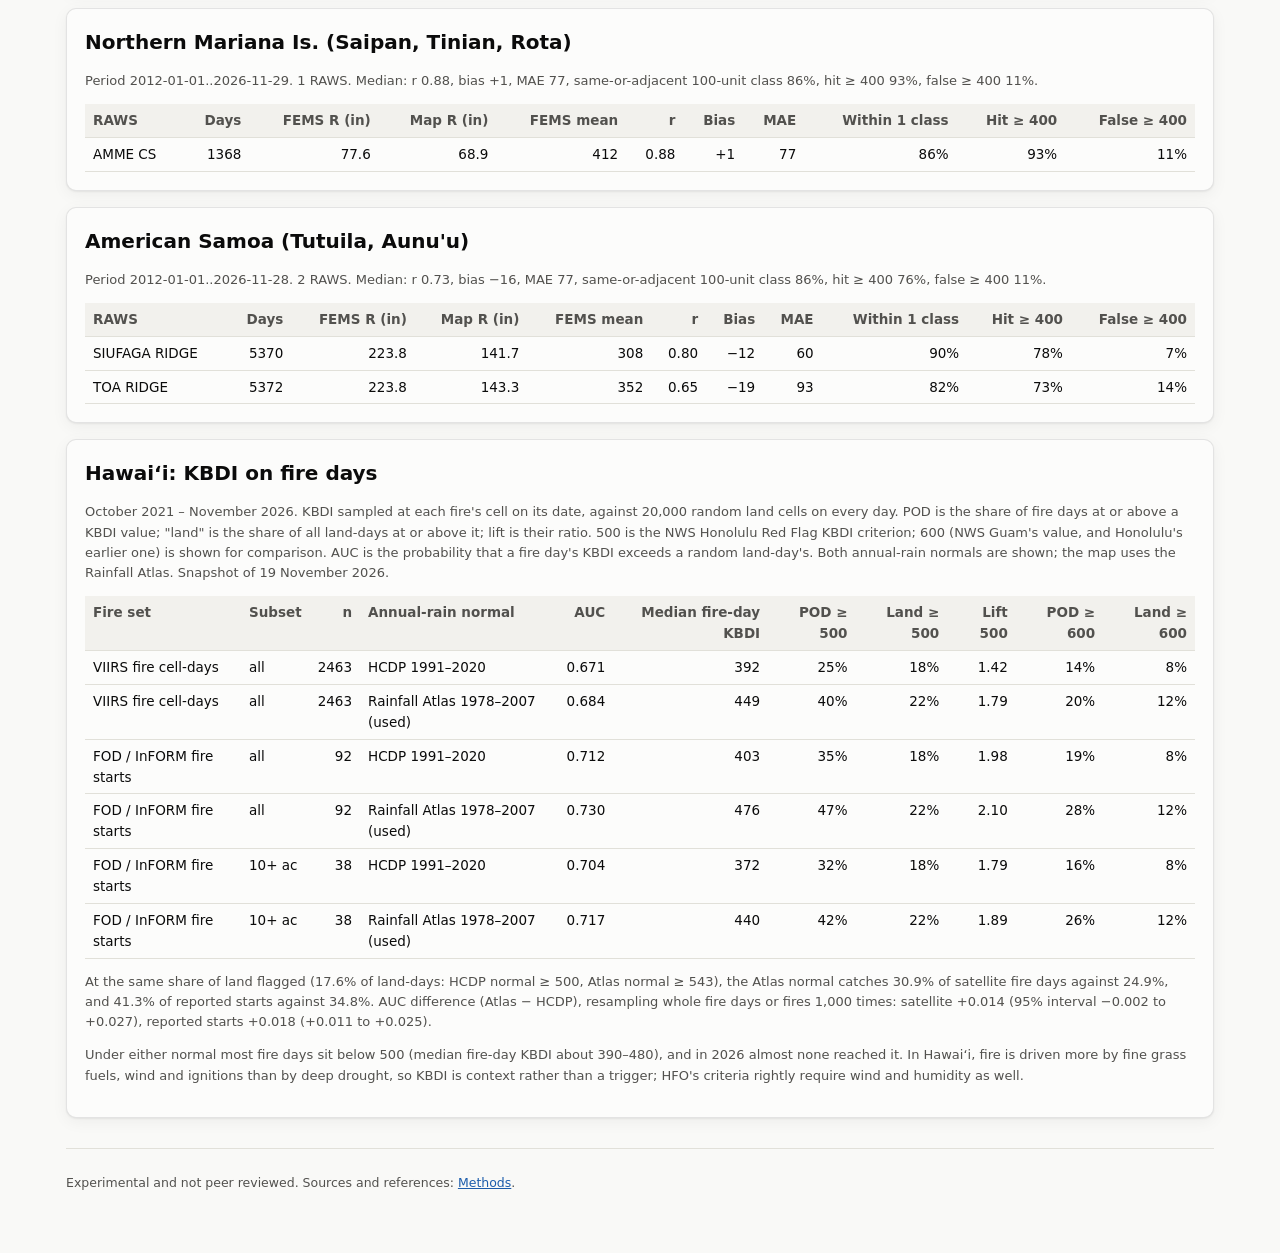
<file: validation.html>
<!doctype html>
<html lang="en"><head><meta charset="utf-8"><meta name="viewport" content="width=device-width, initial-scale=1">
<meta name="robots" content="noindex, nofollow, noarchive, nosnippet, noimageindex">
<meta name="googlebot" content="noindex, nofollow, noarchive, nosnippet, noimageindex">
<meta name="bingbot" content="noindex, nofollow, noarchive">
<title>Pacific KBDI Validation</title>
<link rel="stylesheet" href="site.css">
<script>try{var t=localStorage.getItem("kbdi-theme");if(t)document.documentElement.dataset.theme=t;}catch(e){}</script>
</head><body>
<header class="top"><div class="bar"><a class="brand" href="index.html">Pacific KBDI · Research</a>
<nav><a href="index.html">Maps</a><a href="methods.html">Methods</a><a href="validation.html" class="on">Validation</a></nav>
<button class="theme-btn" id="theme" type="button">Theme</button></div></header>
<div class="wrap">
<div class="banner"><b>Experimental, not peer reviewed.</b> Checks are against operational station indices and fire records, not against
measured soil moisture.</div>
<h1>Validation</h1>
<p class="sub">How each map compares with the KBDI that FEMS computes at Remote Automatic Weather Stations (RAWS), recomputed every day,
and how Hawaiʻi's map lines up with where and when fires burned. The design is in <a href="methods.html#check">Methods §7</a>.</p>

<div class="card"><h2>Reading the station tables</h2>
<ul class="note">
<li><b>r</b>: Pearson correlation of the daily map-cell KBDI with FEMS's station KBDI over the checked period.</li>
<li><b>Bias</b>: mean (map − FEMS). <b>MAE</b>: mean absolute difference, in KBDI units.</li>
<li><b>Within 1 class</b>: share of days the map is in the same or an adjacent 100-unit class as FEMS.</li>
<li><b>Hit / False ≥ 400</b>: of FEMS's days at or above 400, the share the map also put there; of FEMS's days below 400, the share the map put at or above.</li>
<li><b>FEMS R / Map R</b>: the mean annual rainfall each index used at that point (inches).</li>
<li>Periods start after each domain's one-year spin-up. AMME CS (Saipan) is checked from 2023 on; its FEMS record before then is not usable (Methods §5).</li>
</ul></div>
<div id="vtables"></div>

<div class="card"><h2 id="fires">Hawaiʻi: KBDI on fire days</h2>
<p class="note">October 2021 – November 2026. KBDI sampled at each fire's cell on its date, against 20,000 random land cells on every day.
POD is the share of fire days at or above a KBDI value; "land" is the share of all land-days at or above it; lift is their ratio. 500 is the
NWS Honolulu Red Flag KBDI criterion; 600 (NWS Guam's value, and Honolulu's earlier one) is shown for comparison. AUC is the probability that a
fire day's KBDI exceeds a random land-day's. Both annual-rain normals are shown; the map uses the Rainfall Atlas. Snapshot of 19 November 2026.</p>
<div class="scroll"><table id="ftable"></table></div>
<p class="note" id="fsum"></p>
<p class="note">Under either normal most fire days sit below 500 (median fire-day KBDI about 390–480), and in 2026 almost none reached it.
In Hawaiʻi, fire is driven more by fine grass fuels, wind and ignitions than by deep drought, so KBDI is context rather than a trigger;
HFO's criteria rightly require wind and humidity as well.</p></div>

<footer><p>Experimental and not peer reviewed. Sources and references: <a href="methods.html#refs">Methods</a>.</p></footer>
</div>
<script src="data/site_data.js"></script>
<script src="app.js"></script>
<script>KBDIapp.validation();</script>
</body></html>
</file>
<file: site.css>
/* Pacific Islands KBDI research viewer. Tokens follow the validated data-viz palette (light/dark selected, not flipped). */
:root {
  color-scheme: light;
  --page: #f9f9f7; --surface: #fcfcfb; --surface-2: #f2f1ed;
  --ink: #0b0b0b; --ink-2: #52514e; --muted: #898781;
  --grid: #e1e0d9; --axis: #c3c2b7; --ring: rgba(11,11,11,0.10);
  --link: #1c5cab;
  --s1: #2a78d6; --s2: #eb6834; --s3: #1baf7a; --s4: #eda100;
  --warn-bg: #fdf1e9; --warn-ink: #8a3a12;
  --hi-bg: #e6f4ea; --hi-ink: #0b5d1e; --mod-bg: #fff4d6; --mod-ink: #6b4e00; --low-bg: #fde8e8; --low-ink: #8f1d1d;
  --shadow: 0 1px 2px rgba(0,0,0,.06), 0 4px 16px rgba(0,0,0,.05);
}
@media (prefers-color-scheme: dark) {
  :root:not([data-theme="light"]) {
    color-scheme: dark;
    --page: #0d0d0d; --surface: #1a1a19; --surface-2: #222220;
    --ink: #f0efec; --ink-2: #c3c2b7; --muted: #898781;
    --grid: #2c2c2a; --axis: #383835; --ring: rgba(255,255,255,0.10);
    --link: #86b6ef;
    --s1: #3987e5; --s2: #d95926; --s3: #199e70; --s4: #c98500;
    --warn-bg: #2a1a10; --warn-ink: #f2b48f;
    --hi-bg: #12301b; --hi-ink: #9be0ad; --mod-bg: #33290c; --mod-ink: #f3d27a; --low-bg: #3a1515; --low-ink: #f4a7a7;
    --shadow: none;
  }
}
:root[data-theme="dark"] {
  color-scheme: dark;
  --page: #0d0d0d; --surface: #1a1a19; --surface-2: #222220;
  --ink: #f0efec; --ink-2: #c3c2b7; --muted: #898781;
  --grid: #2c2c2a; --axis: #383835; --ring: rgba(255,255,255,0.10);
  --link: #86b6ef;
  --s1: #3987e5; --s2: #d95926; --s3: #199e70; --s4: #c98500;
  --warn-bg: #2a1a10; --warn-ink: #f2b48f;
  --hi-bg: #12301b; --hi-ink: #9be0ad; --mod-bg: #33290c; --mod-ink: #f3d27a; --low-bg: #3a1515; --low-ink: #f4a7a7;
  --shadow: none;
}
* { box-sizing: border-box; }
html { -webkit-text-size-adjust: 100%; }
body { margin: 0; background: var(--page); color: var(--ink); font: 15px/1.55 system-ui, -apple-system, "Segoe UI", sans-serif; }
a { color: var(--link); }
.wrap { max-width: 1180px; margin: 0 auto; padding: 0 16px 48px; }
header.top { background: var(--surface); border-bottom: 1px solid var(--ring); position: sticky; top: 0; z-index: 20; }
header.top .bar { max-width: 1180px; margin: 0 auto; padding: 10px 16px; display: flex; align-items: center; gap: 14px; flex-wrap: wrap; }
header.top .brand { font-weight: 700; color: var(--ink); text-decoration: none; margin-right: 6px; }
header.top nav { display: flex; gap: 2px; flex-wrap: wrap; flex: 1; }
header.top nav a { color: var(--ink-2); text-decoration: none; padding: 5px 9px; border-radius: 6px; font-size: 14px; }
header.top nav a:hover { background: var(--surface-2); color: var(--ink); }
header.top nav a.on { background: var(--surface-2); color: var(--ink); font-weight: 600; }
.theme-btn { border: 1px solid var(--ring); background: var(--surface); color: var(--ink-2); border-radius: 6px; padding: 4px 9px; cursor: pointer; font: inherit; font-size: 13px; }
@media (max-width: 760px) {
  header.top { position: static; }
  header.top .bar { gap: 8px; }
  header.top .brand { flex: 1; }
  header.top nav { order: 3; flex: 0 0 100%; flex-wrap: nowrap; overflow-x: auto; }
  header.top nav a { white-space: nowrap; }
  h1 { font-size: 24px; }
}
.banner { background: var(--warn-bg); color: var(--warn-ink); border-radius: 8px; padding: 10px 13px; margin: 16px 0; font-size: 13.5px; }
h1 { font-size: 30px; line-height: 1.2; margin: 26px 0 6px; letter-spacing: -0.01em; }
h2 { font-size: 20px; margin: 0 0 8px; }
h3 { font-size: 16px; margin: 16px 0 6px; }
.sub { color: var(--ink-2); margin: 0 0 18px; max-width: 860px; }
.card { background: var(--surface); border: 1px solid var(--ring); border-radius: 10px; padding: 18px; margin: 16px 0; box-shadow: var(--shadow); }
.grid2 { display: grid; grid-template-columns: 1.55fr 1fr; gap: 16px; align-items: start; }
.grid2 > .card { margin: 0; }
@media (max-width: 900px) { .grid2 { grid-template-columns: 1fr; } }
.note { color: var(--ink-2); font-size: 13px; }
.muted { color: var(--muted); }
.tabs { display: flex; gap: 6px; flex-wrap: wrap; margin: 6px 0 4px; }
.tabs button, .seg button { font: inherit; font-size: 14px; border: 1px solid var(--ring); background: var(--surface); color: var(--ink-2);
  border-radius: 999px; padding: 6px 14px; cursor: pointer; }
.tabs button.on, .seg button.on { background: var(--ink); color: var(--page); border-color: var(--ink); }
.seg { display: inline-flex; gap: 4px; flex-wrap: wrap; }
.seg button { font-size: 13px; padding: 4px 11px; }
.controls { display: flex; gap: 12px; flex-wrap: wrap; align-items: center; margin: 0 0 10px; }
.controls select { font: inherit; font-size: 13px; padding: 4px 6px; border-radius: 6px; border: 1px solid var(--ring); background: var(--surface); color: var(--ink); max-width: 100%; }
.grid2.even { grid-template-columns: 1fr 1fr; }
@media (max-width: 900px) { .grid2.even { grid-template-columns: 1fr; } }
.lmap { height: 600px; border-radius: 8px; border: 1px solid var(--grid); background: var(--surface-2); }
@media (max-width: 760px) { .lmap { height: 440px; } }
.lmap .leaflet-image-layer.kbdi-ov { image-rendering: pixelated; image-rendering: crisp-edges; }
.kinfo { background: var(--surface); color: var(--ink); border: 1px solid var(--ring); border-radius: 8px; padding: 6px 9px;
  font: 12.5px/1.4 system-ui, -apple-system, "Segoe UI", sans-serif; box-shadow: var(--shadow); min-width: 170px; }
.kinfo b { font-size: 15px; }
.lmap .leaflet-popup-content-wrapper, .lmap .leaflet-tooltip { background: var(--surface); color: var(--ink); }
.lmap .leaflet-popup-tip { background: var(--surface); }
.lmap .leaflet-tooltip { border-color: var(--ring); font-size: 12.5px; }
.toggle { display: inline-flex; align-items: center; gap: 5px; cursor: pointer; }
.toggle input { accent-color: var(--s1); width: 16px; height: 16px; }
.mapimg { width: 100%; height: auto; display: block; border-radius: 6px; border: 1px solid var(--grid); background: #fff; }
.badge { display: inline-block; border-radius: 999px; padding: 2px 10px; font-size: 12.5px; font-weight: 600; }
.badge.Higher { background: var(--hi-bg); color: var(--hi-ink); }
.badge.Moderate { background: var(--mod-bg); color: var(--mod-ink); }
.badge.Low { background: var(--low-bg); color: var(--low-ink); }
dl.inputs { display: grid; grid-template-columns: max-content 1fr; gap: 6px 12px; margin: 10px 0; font-size: 14px; }
dl.inputs dt { color: var(--ink-2); font-weight: 600; }
dl.inputs dd { margin: 0; }
table { border-collapse: collapse; width: 100%; font-size: 13.5px; }
th, td { text-align: left; padding: 6px 8px; border-bottom: 1px solid var(--grid); vertical-align: top; }
th { color: var(--ink-2); font-weight: 600; background: var(--surface-2); }
td.n, th.n { text-align: right; font-variant-numeric: tabular-nums; }
.scroll { overflow-x: auto; }
.legend { display: flex; gap: 14px; flex-wrap: wrap; font-size: 13px; color: var(--ink-2); margin: 6px 0 0; }
.legend span::before { content: ""; display: inline-block; width: 14px; height: 3px; border-radius: 2px; vertical-align: middle; margin-right: 6px; background: var(--c); }
.legend span.dash::before { background: repeating-linear-gradient(90deg, var(--c) 0 5px, transparent 5px 8px); }
.chart { position: relative; width: 100%; }
.chart svg { display: block; width: 100%; height: auto; overflow: visible; }
.chart .tip { position: absolute; pointer-events: none; background: var(--surface); border: 1px solid var(--ring); box-shadow: var(--shadow);
  border-radius: 8px; padding: 7px 9px; font-size: 12.5px; line-height: 1.4; display: none; white-space: nowrap; z-index: 5; }
.chart text { fill: var(--muted); font-size: 11px; }
.kbdi-scale { display: grid; grid-template-columns: repeat(8, 1fr); gap: 2px; margin: 8px 0 2px; }
.kbdi-scale div { height: 12px; border-radius: 2px; }
.kbdi-scale-l { display: grid; grid-template-columns: repeat(8, 1fr); font-size: 11px; color: var(--muted); }
/* research-paper pages */
.paper { max-width: 860px; }
.paper p, .paper li { max-width: 78ch; }
.paper h2 { margin-top: 30px; padding-top: 6px; border-top: 1px solid var(--grid); }
.paper .eq { font-family: "Cambria Math", "STIX Two Math", Georgia, serif; font-size: 16px; background: var(--surface-2); border-radius: 8px; padding: 12px 14px; overflow-x: auto; }
.paper ol.refs li { margin: 0 0 8px; font-size: 14px; }
.paper .toc { columns: 2; font-size: 14px; }
@media (max-width: 700px) { .paper .toc { columns: 1; } }
.cite { font-size: 0.92em; }
figure { margin: 14px 0; }
figcaption { font-size: 13px; color: var(--ink-2); margin-top: 6px; }
footer { color: var(--ink-2); font-size: 12.5px; margin-top: 30px; border-top: 1px solid var(--grid); padding-top: 12px; }
</file>
